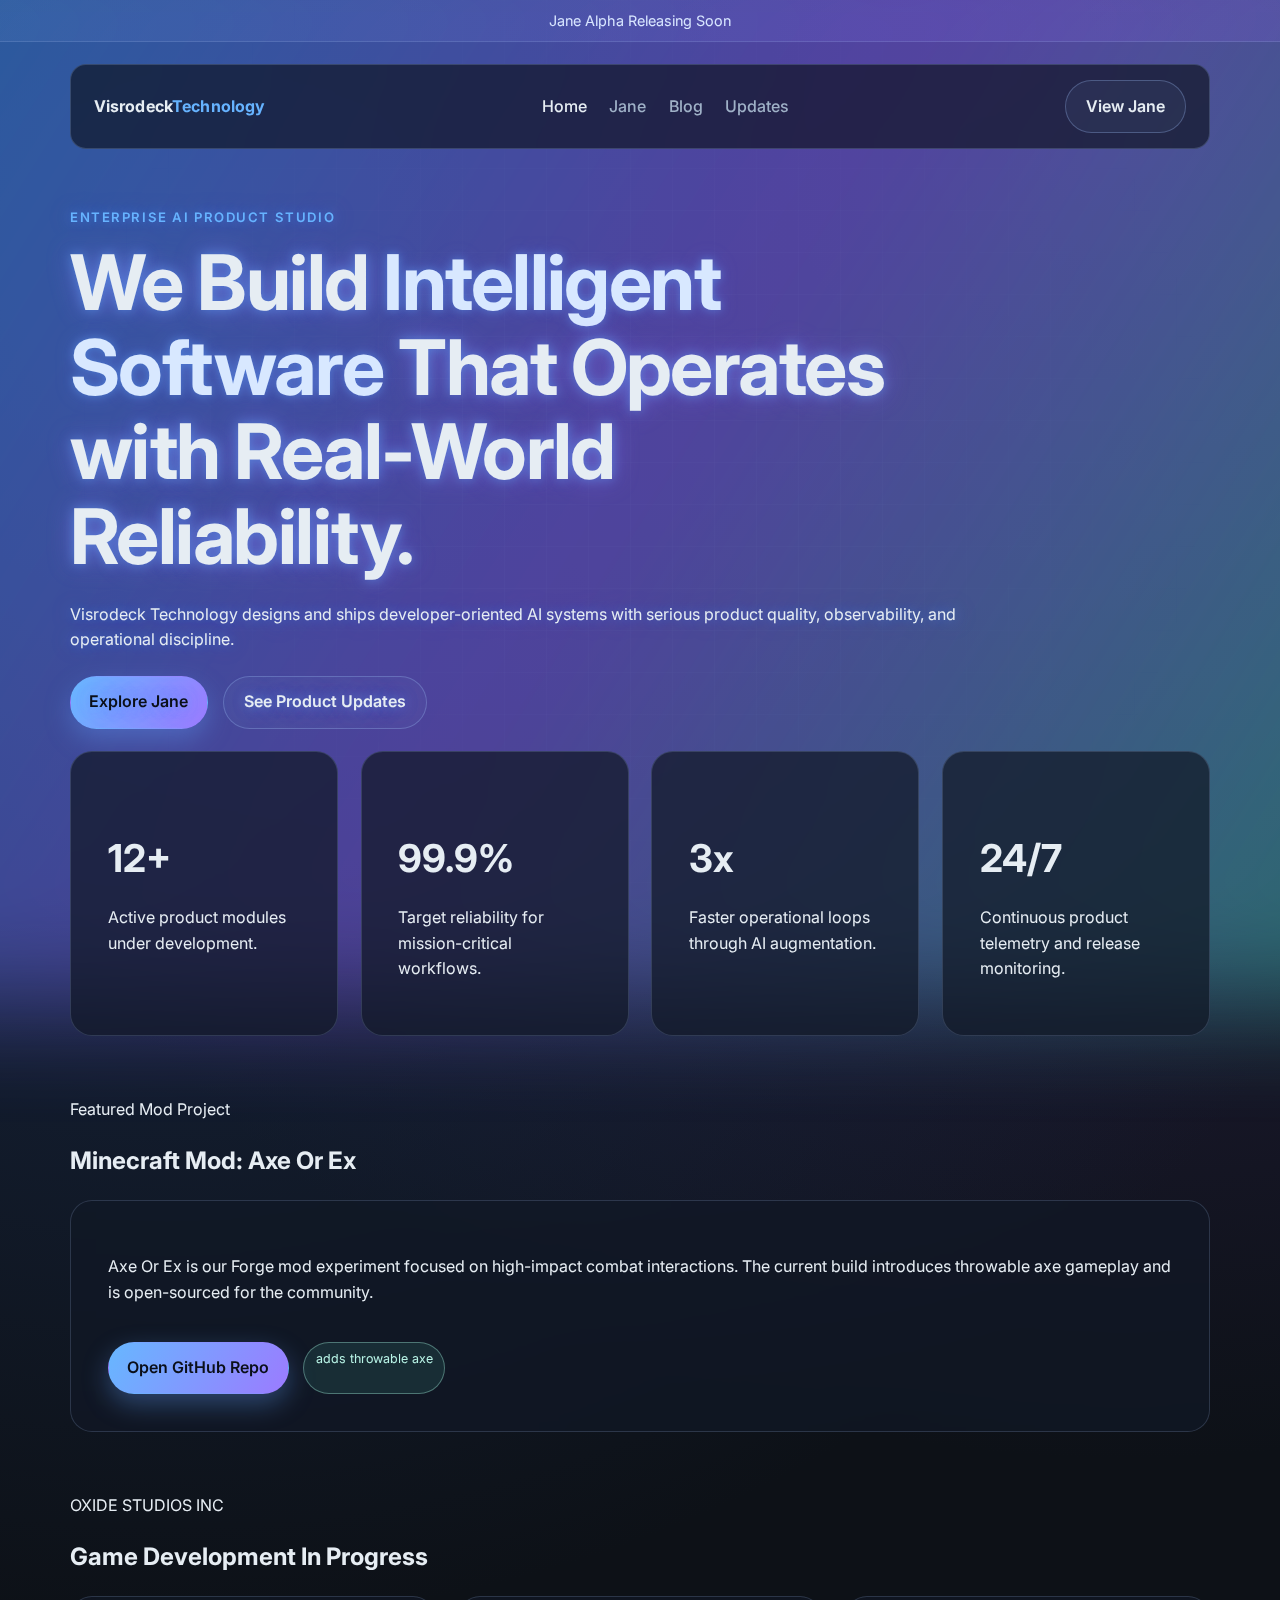
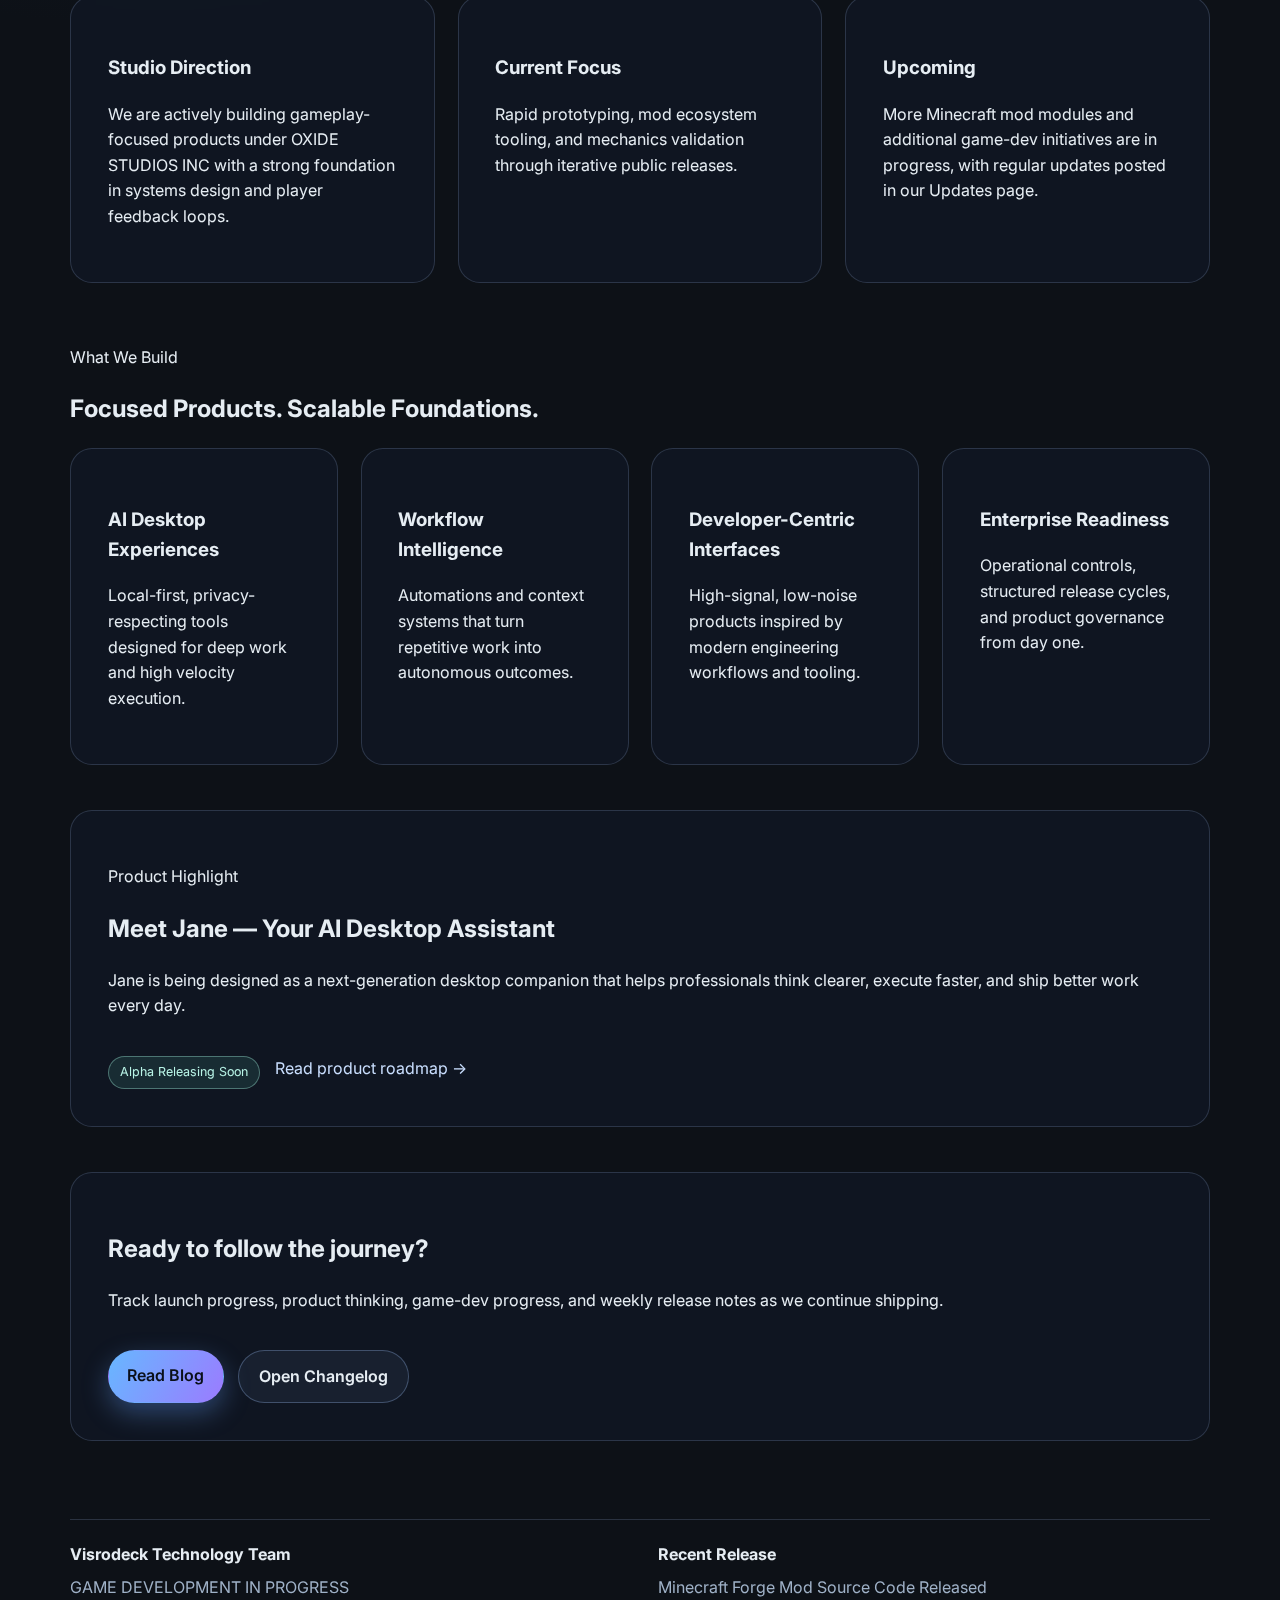
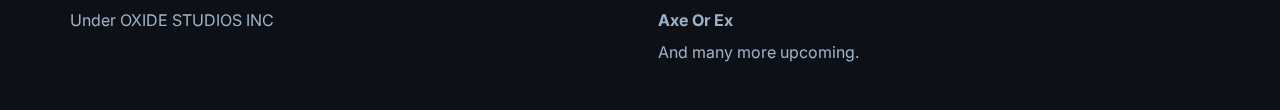
<file: index.html>
<!doctype html>
<html lang="en">
  <head>
    <meta charset="UTF-8" />
    <meta name="viewport" content="width=device-width, initial-scale=1.0" />
    <link rel="icon" type="image/png" href="assets/visrodeckLogo.png" />
    <title>Visrodeck Technology | Intelligent Software Systems</title>
    <link rel="preconnect" href="https://fonts.googleapis.com" />
    <link rel="preconnect" href="https://fonts.gstatic.com" crossorigin />
    <link href="https://fonts.googleapis.com/css2?family=Inter:wght@400;500;600;700;800&display=swap" rel="stylesheet" />
    <link rel="stylesheet" href="styles.css" />
  </head>
  <body>
    <div class="background-lighting" aria-hidden="true"></div>
    <div class="grid-overlay" aria-hidden="true"></div>

    <div class="announcement">Jane Alpha Releasing Soon</div>

    <header class="navbar">
      <a class="logo" href="index.html">Visrodeck<span>Technology</span></a>
      <nav class="nav-links">
        <a class="active" href="index.html">Home</a>
        <a href="jane.html">Jane</a>
        <a href="blog.html">Blog</a>
        <a href="updates.html">Updates</a>
      </nav>
      <a class="button secondary" href="jane.html">View Jane</a>
    </header>

    <main class="container">
      <section class="hero reveal">
        <p class="eyebrow">Enterprise AI Product Studio</p>
        <h1>We Build <span class="glow">Intelligent Software</span> That Operates with Real-World Reliability.</h1>
        <p class="lead">Visrodeck Technology designs and ships developer-oriented AI systems with serious product quality, observability, and operational discipline.</p>
        <div class="row">
          <a class="button primary" href="jane.html">Explore Jane</a>
          <a class="button secondary" href="updates.html">See Product Updates</a>
        </div>
      </section>

      <section class="section reveal">
        <div class="grid four">
          <article class="card"><p class="stat">12+</p><p>Active product modules under development.</p></article>
          <article class="card"><p class="stat">99.9%</p><p>Target reliability for mission-critical workflows.</p></article>
          <article class="card"><p class="stat">3x</p><p>Faster operational loops through AI augmentation.</p></article>
          <article class="card"><p class="stat">24/7</p><p>Continuous product telemetry and release monitoring.</p></article>
        </div>
      </section>

      <section class="section reveal">
        <p class="eyebrow">Featured Mod Project</p>
        <h2>Minecraft Mod: Axe Or Ex</h2>
        <div class="card">
          <p class="section-intro">Axe Or Ex is our Forge mod experiment focused on high-impact combat interactions. The current build introduces throwable axe gameplay and is open-sourced for the community.</p>
          <div class="row">
            <a class="button primary" href="https://github.com/emty-pyie/Axe-Or-Ex" target="_blank" rel="noopener noreferrer">Open GitHub Repo</a>
            <span class="badge">adds throwable axe</span>
          </div>
        </div>
      </section>

      <section class="section reveal">
        <p class="eyebrow">OXIDE STUDIOS INC</p>
        <h2>Game Development In Progress</h2>
        <div class="grid three">
          <article class="card">
            <h3>Studio Direction</h3>
            <p>We are actively building gameplay-focused products under OXIDE STUDIOS INC with a strong foundation in systems design and player feedback loops.</p>
          </article>
          <article class="card">
            <h3>Current Focus</h3>
            <p>Rapid prototyping, mod ecosystem tooling, and mechanics validation through iterative public releases.</p>
          </article>
          <article class="card">
            <h3>Upcoming</h3>
            <p>More Minecraft mod modules and additional game-dev initiatives are in progress, with regular updates posted in our Updates page.</p>
          </article>
        </div>
      </section>

      <section class="section reveal">
        <p class="eyebrow">What We Build</p>
        <h2>Focused Products. Scalable Foundations.</h2>
        <div class="grid four">
          <article class="card">
            <h3>AI Desktop Experiences</h3>
            <p>Local-first, privacy-respecting tools designed for deep work and high velocity execution.</p>
          </article>
          <article class="card">
            <h3>Workflow Intelligence</h3>
            <p>Automations and context systems that turn repetitive work into autonomous outcomes.</p>
          </article>
          <article class="card">
            <h3>Developer-Centric Interfaces</h3>
            <p>High-signal, low-noise products inspired by modern engineering workflows and tooling.</p>
          </article>
          <article class="card">
            <h3>Enterprise Readiness</h3>
            <p>Operational controls, structured release cycles, and product governance from day one.</p>
          </article>
        </div>
      </section>

      <section class="section reveal">
        <div class="card">
          <p class="eyebrow">Product Highlight</p>
          <h2>Meet Jane — Your AI Desktop Assistant</h2>
          <p class="section-intro">Jane is being designed as a next-generation desktop companion that helps professionals think clearer, execute faster, and ship better work every day.</p>
          <div class="row">
            <span class="badge">Alpha Releasing Soon</span>
            <a class="inline-link" href="jane.html">Read product roadmap →</a>
          </div>
        </div>
      </section>

      <section class="section reveal">
        <div class="card">
          <h2>Ready to follow the journey?</h2>
          <p class="section-intro">Track launch progress, product thinking, game-dev progress, and weekly release notes as we continue shipping.</p>
          <div class="row">
            <a class="button primary" href="blog.html">Read Blog</a>
            <a class="button secondary" href="updates.html">Open Changelog</a>
          </div>
        </div>
      </section>
    </main>

    <footer class="footer reveal">
      <div class="footer-grid">
        <div>
          <p class="footer-title">Visrodeck Technology Team</p>
          <p>GAME DEVELOPMENT IN PROGRESS</p>
          <p>Under OXIDE STUDIOS INC</p>
        </div>
        <div>
          <p class="footer-title">Recent Release</p>
          <p>Minecraft Forge Mod Source Code Released</p>
          <p><strong>Axe Or Ex</strong> </p>
          <p>And many more upcoming.</p>
        </div>
      </div>
    </footer>

    <script src="script.js"></script>
  </body>
</html>
</file>
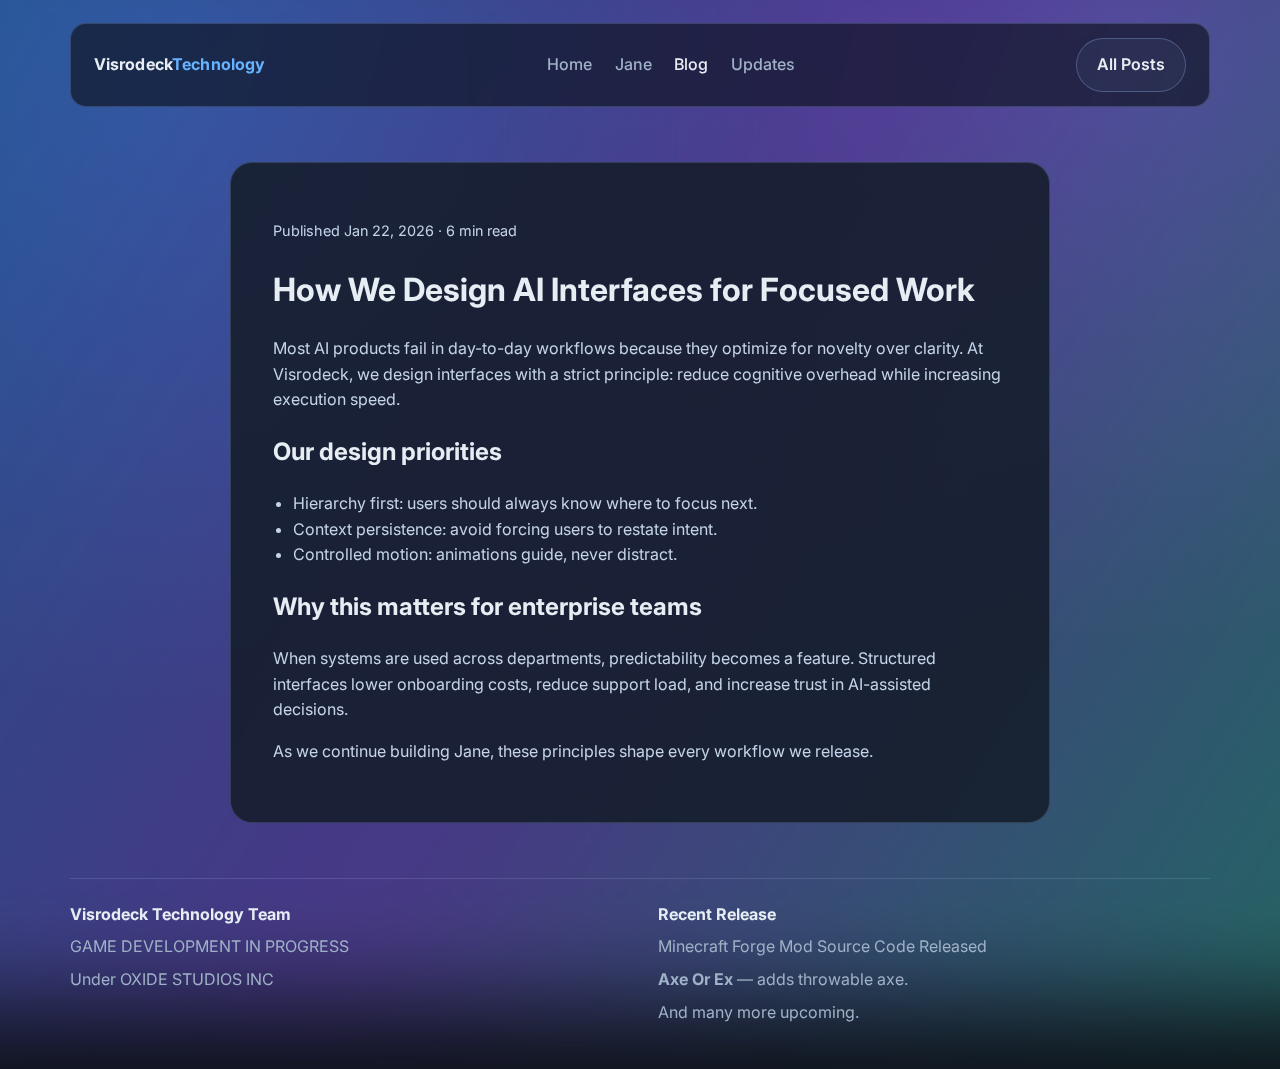
<file: blog-post.html>
<!doctype html>
<html lang="en">
  <head>
    <meta charset="UTF-8" />
    <meta name="viewport" content="width=device-width, initial-scale=1.0" />
    <link rel="icon" type="image/png" href="assets/visrodeckLogo.png" />
    <title>How We Design AI Interfaces for Focused Work | Visrodeck Blog</title>
    <link rel="preconnect" href="https://fonts.googleapis.com" />
    <link rel="preconnect" href="https://fonts.gstatic.com" crossorigin />
    <link href="https://fonts.googleapis.com/css2?family=Inter:wght@400;500;600;700;800&display=swap" rel="stylesheet" />
    <link rel="stylesheet" href="styles.css" />
  </head>
  <body>
    <div class="background-lighting" aria-hidden="true"></div>
    <div class="grid-overlay" aria-hidden="true"></div>

    <header class="navbar">
      <a class="logo" href="index.html">Visrodeck<span>Technology</span></a>
      <nav class="nav-links">
        <a href="index.html">Home</a>
        <a href="jane.html">Jane</a>
        <a class="active" href="blog.html">Blog</a>
        <a href="updates.html">Updates</a>
      </nav>
      <a class="button secondary" href="blog.html">All Posts</a>
    </header>

    <article class="article reveal">
      <p class="meta">Published Jan 22, 2026 · 6 min read</p>
      <h1>How We Design AI Interfaces for Focused Work</h1>
      <p>Most AI products fail in day-to-day workflows because they optimize for novelty over clarity. At Visrodeck, we design interfaces with a strict principle: reduce cognitive overhead while increasing execution speed.</p>

      <h2>Our design priorities</h2>
      <ul>
        <li>Hierarchy first: users should always know where to focus next.</li>
        <li>Context persistence: avoid forcing users to restate intent.</li>
        <li>Controlled motion: animations guide, never distract.</li>
      </ul>

      <h2>Why this matters for enterprise teams</h2>
      <p>When systems are used across departments, predictability becomes a feature. Structured interfaces lower onboarding costs, reduce support load, and increase trust in AI-assisted decisions.</p>

      <p>As we continue building Jane, these principles shape every workflow we release.</p>
    </article>
    <footer class="footer reveal">
      <div class="footer-grid">
        <div>
          <p class="footer-title">Visrodeck Technology Team</p>
          <p>GAME DEVELOPMENT IN PROGRESS</p>
          <p>Under OXIDE STUDIOS INC</p>
        </div>
        <div>
          <p class="footer-title">Recent Release</p>
          <p>Minecraft Forge Mod Source Code Released</p>
          <p><strong>Axe Or Ex</strong> — adds throwable axe.</p>
          <p>And many more upcoming.</p>
        </div>
      </div>
    </footer>

    <script src="script.js"></script>
  </body>
</html>
</file>
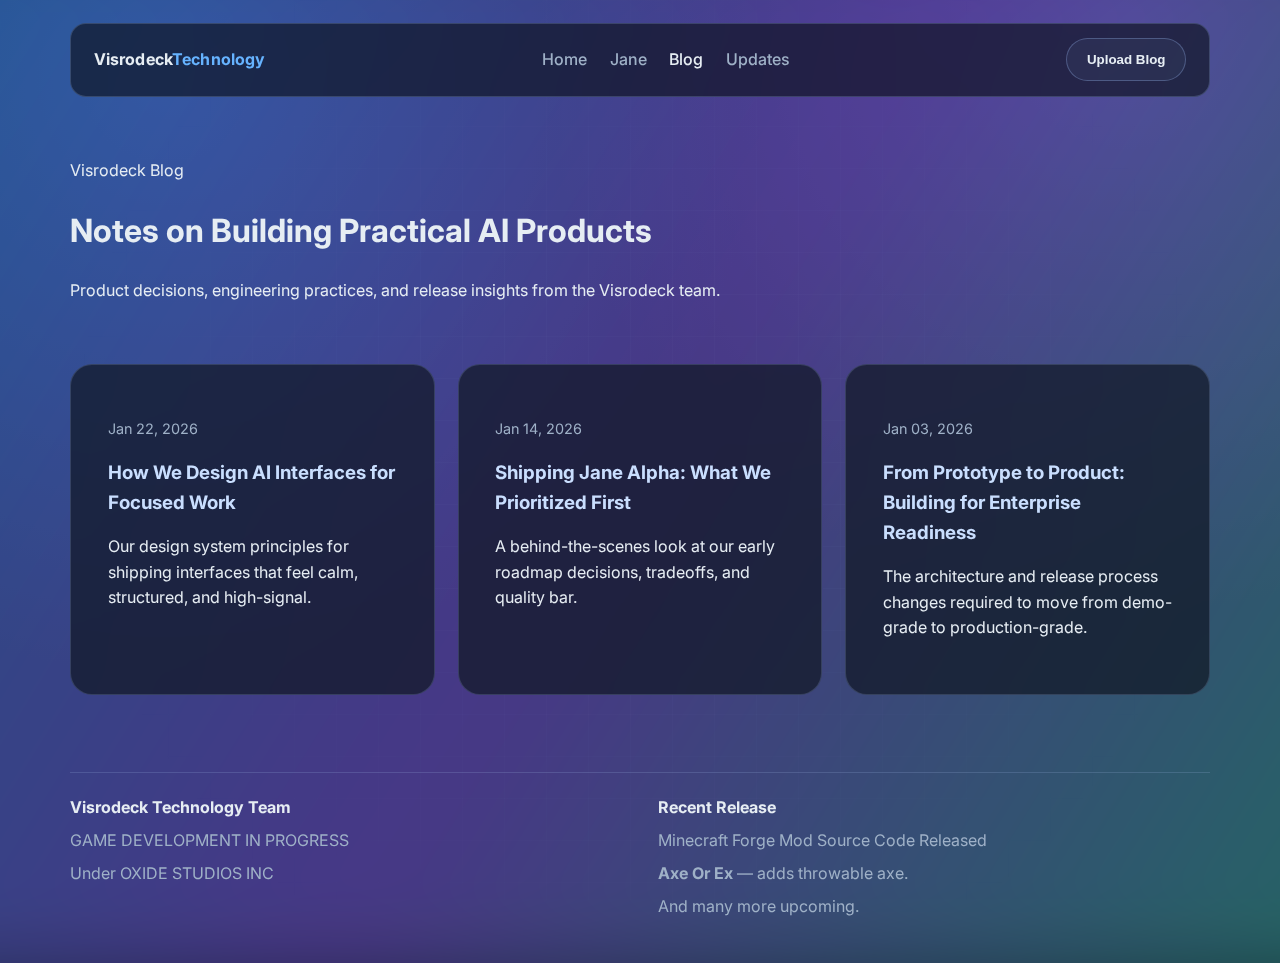
<file: blog.html>
<!doctype html>
<html lang="en">
  <head>
    <meta charset="UTF-8" />
    <meta name="viewport" content="width=device-width, initial-scale=1.0" />
    <link rel="icon" type="image/png" href="assets/visrodeckLogo.png" />
    <title>Blog | Visrodeck Technology</title>
    <link rel="preconnect" href="https://fonts.googleapis.com" />
    <link rel="preconnect" href="https://fonts.gstatic.com" crossorigin />
    <link href="https://fonts.googleapis.com/css2?family=Inter:wght@400;500;600;700;800&display=swap" rel="stylesheet" />
    <link rel="stylesheet" href="styles.css" />
  </head>
  <body>
    <div class="background-lighting" aria-hidden="true"></div>
    <div class="grid-overlay" aria-hidden="true"></div>

    <header class="navbar">
      <a class="logo" href="index.html">Visrodeck<span>Technology</span></a>
      <nav class="nav-links">
        <a href="index.html">Home</a>
        <a href="jane.html">Jane</a>
        <a class="active" href="blog.html">Blog</a>
        <a href="updates.html">Updates</a>
      </nav>
      <button class="button secondary" data-toggle="blog-upload-form" type="button">Upload Blog</button>
    </header>

    <main class="container">
      <section class="section reveal">
        <p class="eyebrow">Visrodeck Blog</p>
        <h1>Notes on Building Practical AI Products</h1>
        <p class="section-intro">Product decisions, engineering practices, and release insights from the Visrodeck team.</p>
      </section>

      <section class="section reveal hidden" id="blog-upload-form">
        <div class="card form-card">
          <h2>Upload Blog Post</h2>
          <p class="section-intro">Fill in the fields and click publish. Posts are saved in your browser for now (local storage).</p>
          <form id="blog-form" class="form-grid">
            <label>Title<input required name="title" placeholder="Post title" /></label>
            <label>Date<input required type="date" name="date" /></label>
            <label>Excerpt<textarea required name="excerpt" rows="3" placeholder="Short summary"></textarea></label>
            <label>Body (optional)<textarea name="body" rows="5" placeholder="Article content for future use"></textarea></label>
            <button class="button primary" type="submit">Publish Post</button>
          </form>
        </div>
      </section>

      <section class="section reveal">
        <div class="grid three" id="blog-list">
          <article class="card post-card">
            <p class="blog-meta">Jan 22, 2026</p>
            <h3><a href="blog-post.html">How We Design AI Interfaces for Focused Work</a></h3>
            <p>Our design system principles for shipping interfaces that feel calm, structured, and high-signal.</p>
          </article>
          <article class="card post-card">
            <p class="blog-meta">Jan 14, 2026</p>
            <h3><a href="blog-post.html">Shipping Jane Alpha: What We Prioritized First</a></h3>
            <p>A behind-the-scenes look at our early roadmap decisions, tradeoffs, and quality bar.</p>
          </article>
          <article class="card post-card">
            <p class="blog-meta">Jan 03, 2026</p>
            <h3><a href="blog-post.html">From Prototype to Product: Building for Enterprise Readiness</a></h3>
            <p>The architecture and release process changes required to move from demo-grade to production-grade.</p>
          </article>
        </div>
      </section>
    </main>
    <footer class="footer reveal">
      <div class="footer-grid">
        <div>
          <p class="footer-title">Visrodeck Technology Team</p>
          <p>GAME DEVELOPMENT IN PROGRESS</p>
          <p>Under OXIDE STUDIOS INC</p>
        </div>
        <div>
          <p class="footer-title">Recent Release</p>
          <p>Minecraft Forge Mod Source Code Released</p>
          <p><strong>Axe Or Ex</strong> — adds throwable axe.</p>
          <p>And many more upcoming.</p>
        </div>
      </div>
    </footer>

    <script src="script.js"></script>
  </body>
</html>
</file>
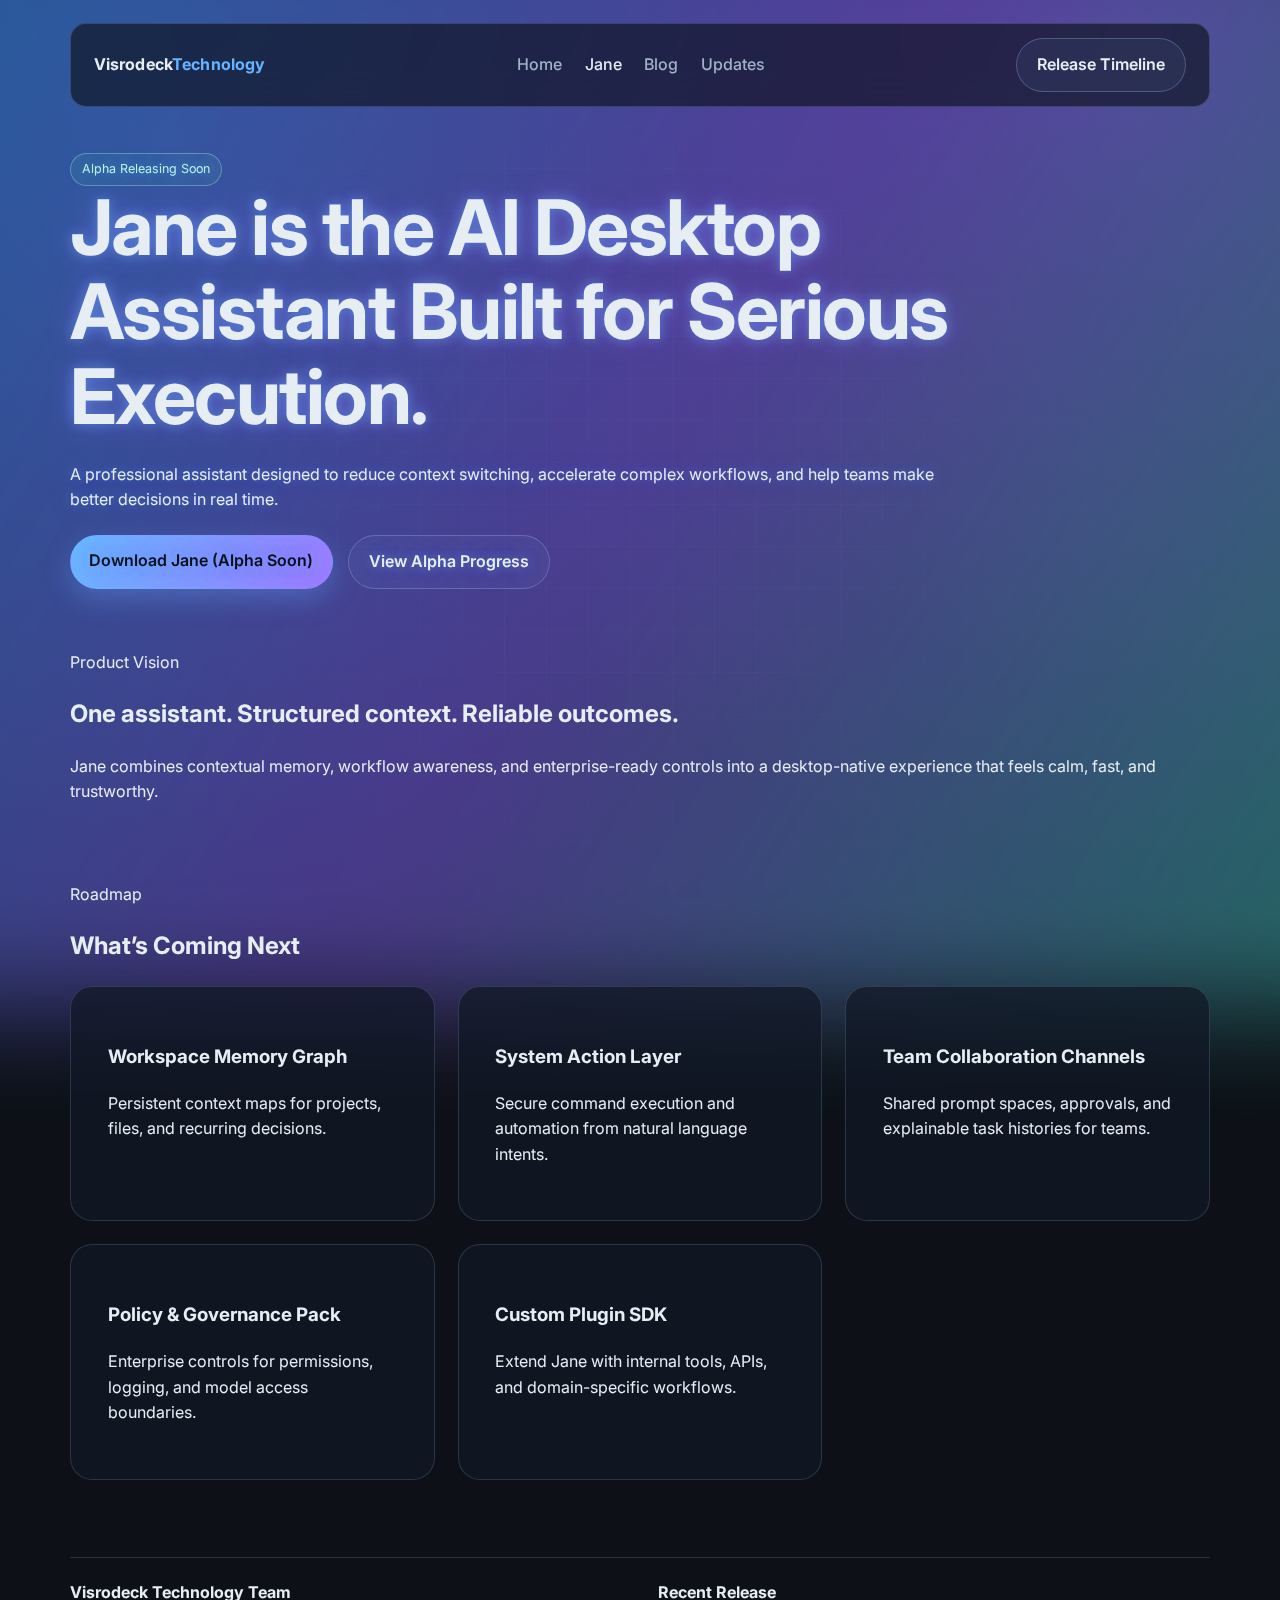
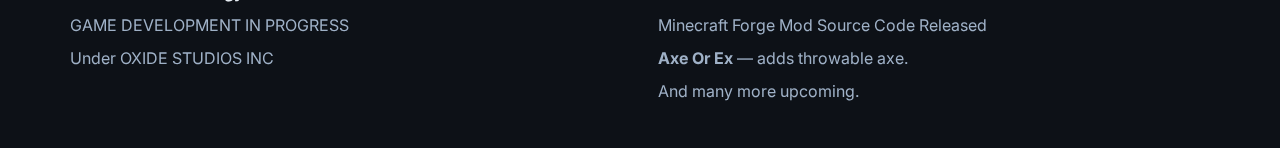
<file: jane.html>
<!doctype html>
<html lang="en">
  <head>
    <meta charset="UTF-8" />
    <meta name="viewport" content="width=device-width, initial-scale=1.0" />
    <link rel="icon" type="image/png" href="assets/visrodeckLogo.png" />
    <title>Jane | Visrodeck Technology</title>
    <link rel="preconnect" href="https://fonts.googleapis.com" />
    <link rel="preconnect" href="https://fonts.gstatic.com" crossorigin />
    <link href="https://fonts.googleapis.com/css2?family=Inter:wght@400;500;600;700;800&display=swap" rel="stylesheet" />
    <link rel="stylesheet" href="styles.css" />
  </head>
  <body>
    <div class="background-lighting" aria-hidden="true"></div>
    <div class="grid-overlay" aria-hidden="true"></div>

    <header class="navbar">
      <a class="logo" href="index.html">Visrodeck<span>Technology</span></a>
      <nav class="nav-links">
        <a href="index.html">Home</a>
        <a class="active" href="jane.html">Jane</a>
        <a href="blog.html">Blog</a>
        <a href="updates.html">Updates</a>
      </nav>
      <a class="button secondary" href="updates.html">Release Timeline</a>
    </header>

    <main class="container">
      <section class="hero section reveal">
        <span class="badge">Alpha Releasing Soon</span>
        <h1>Jane is the AI Desktop Assistant Built for Serious Execution.</h1>
        <p class="lead">A professional assistant designed to reduce context switching, accelerate complex workflows, and help teams make better decisions in real time.</p>
        <div class="row">
          <a class="button primary" href="#" id="download-jane">Download Jane (Alpha Soon)</a>
          <a class="button secondary" href="updates.html">View Alpha Progress</a>
        </div>
      </section>

      <section class="section reveal">
        <p class="eyebrow">Product Vision</p>
        <h2>One assistant. Structured context. Reliable outcomes.</h2>
        <p class="section-intro">Jane combines contextual memory, workflow awareness, and enterprise-ready controls into a desktop-native experience that feels calm, fast, and trustworthy.</p>
      </section>

      <section class="section reveal">
        <p class="eyebrow">Roadmap</p>
        <h2>What’s Coming Next</h2>
        <div class="grid three">
          <article class="card">
            <h3>Workspace Memory Graph</h3>
            <p>Persistent context maps for projects, files, and recurring decisions.</p>
          </article>
          <article class="card">
            <h3>System Action Layer</h3>
            <p>Secure command execution and automation from natural language intents.</p>
          </article>
          <article class="card">
            <h3>Team Collaboration Channels</h3>
            <p>Shared prompt spaces, approvals, and explainable task histories for teams.</p>
          </article>
          <article class="card">
            <h3>Policy & Governance Pack</h3>
            <p>Enterprise controls for permissions, logging, and model access boundaries.</p>
          </article>
          <article class="card">
            <h3>Custom Plugin SDK</h3>
            <p>Extend Jane with internal tools, APIs, and domain-specific workflows.</p>
          </article>
        </div>
      </section>
    </main>
    <footer class="footer reveal">
      <div class="footer-grid">
        <div>
          <p class="footer-title">Visrodeck Technology Team</p>
          <p>GAME DEVELOPMENT IN PROGRESS</p>
          <p>Under OXIDE STUDIOS INC</p>
        </div>
        <div>
          <p class="footer-title">Recent Release</p>
          <p>Minecraft Forge Mod Source Code Released</p>
          <p><strong>Axe Or Ex</strong> — adds throwable axe.</p>
          <p>And many more upcoming.</p>
        </div>
      </div>
    </footer>

    <script src="script.js"></script>
  </body>
</html>
</file>
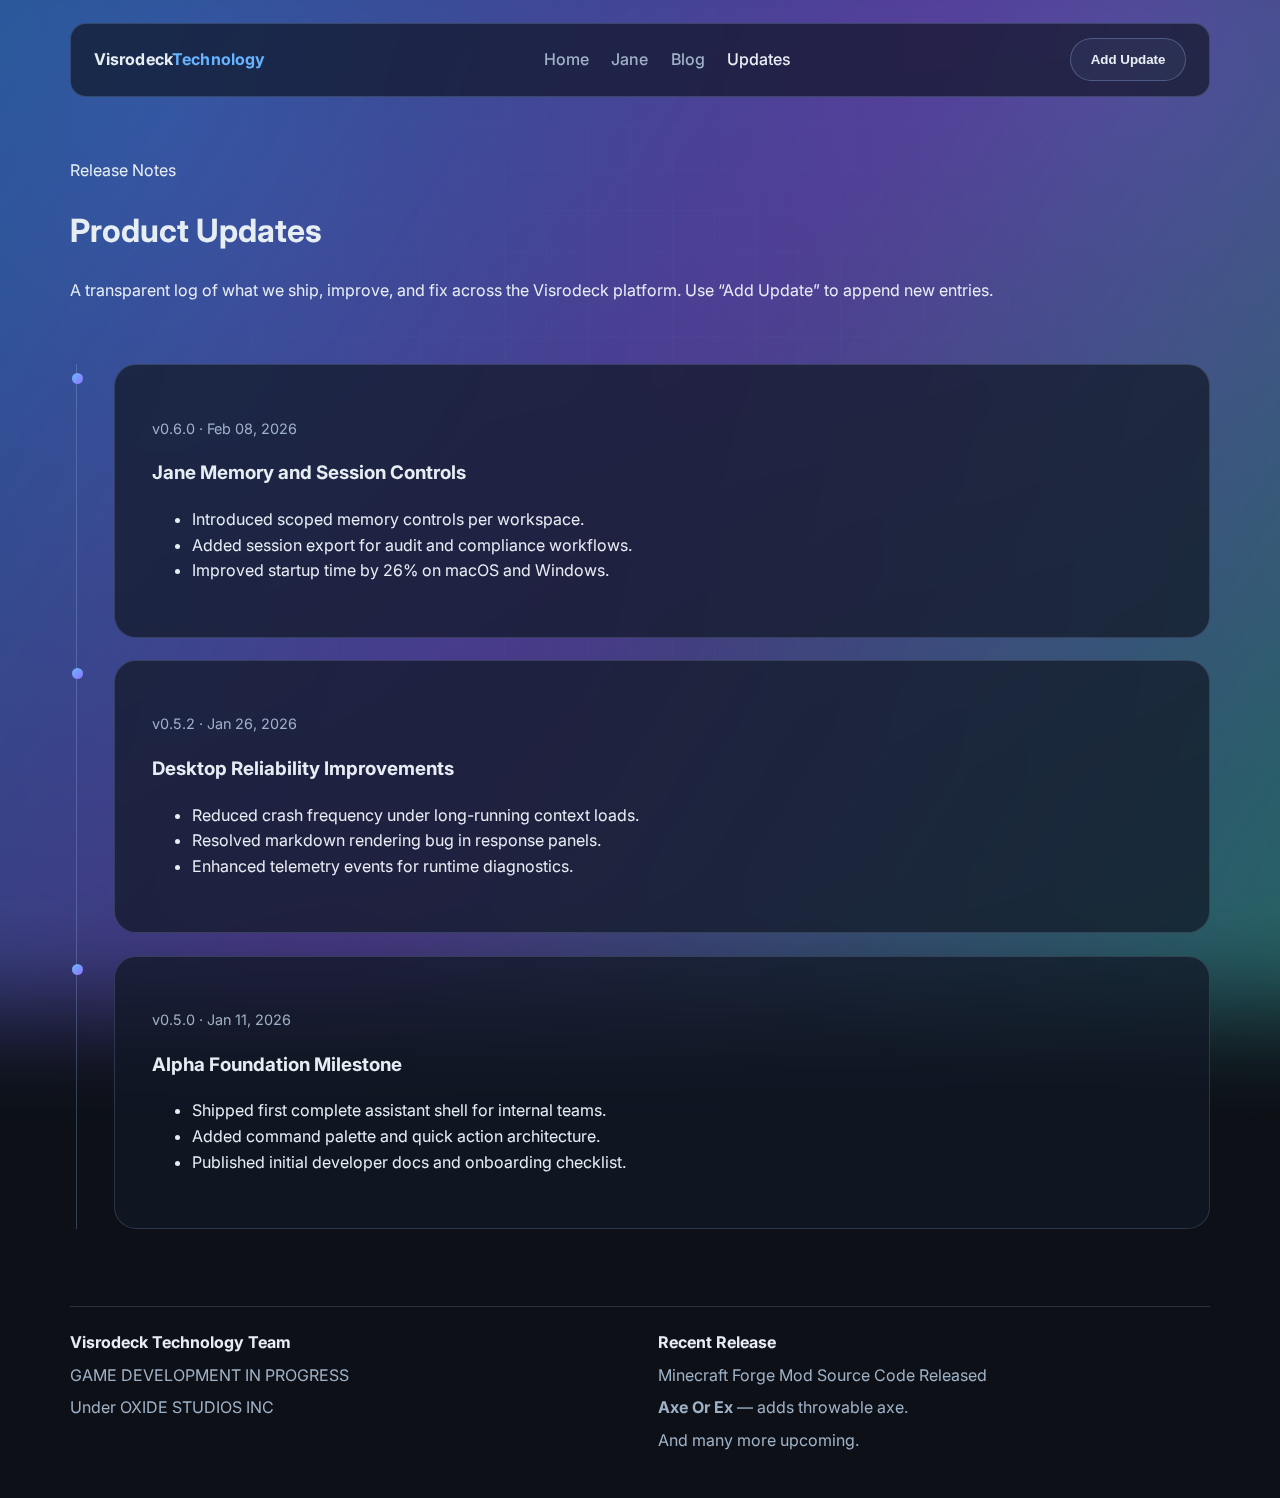
<file: updates.html>
<!doctype html>
<html lang="en">
  <head>
    <meta charset="UTF-8" />
    <meta name="viewport" content="width=device-width, initial-scale=1.0" />
    <link rel="icon" type="image/png" href="assets/visrodeckLogo.png" />
    <title>Updates | Visrodeck Technology</title>
    <link rel="preconnect" href="https://fonts.googleapis.com" />
    <link rel="preconnect" href="https://fonts.gstatic.com" crossorigin />
    <link href="https://fonts.googleapis.com/css2?family=Inter:wght@400;500;600;700;800&display=swap" rel="stylesheet" />
    <link rel="stylesheet" href="styles.css" />
  </head>
  <body>
    <div class="background-lighting" aria-hidden="true"></div>
    <div class="grid-overlay" aria-hidden="true"></div>

    <header class="navbar">
      <a class="logo" href="index.html">Visrodeck<span>Technology</span></a>
      <nav class="nav-links">
        <a href="index.html">Home</a>
        <a href="jane.html">Jane</a>
        <a href="blog.html">Blog</a>
        <a class="active" href="updates.html">Updates</a>
      </nav>
      <button class="button secondary" data-toggle="update-form-wrap" type="button">Add Update</button>
    </header>

    <main class="container">
      <section class="section reveal">
        <p class="eyebrow">Release Notes</p>
        <h1>Product Updates</h1>
        <p class="section-intro">A transparent log of what we ship, improve, and fix across the Visrodeck platform. Use “Add Update” to append new entries.</p>
      </section>

      <section class="section reveal hidden" id="update-form-wrap">
        <div class="card form-card">
          <h2>Add Update Details</h2>
          <form id="update-form" class="form-grid">
            <label>Version title<input required name="version" placeholder="v0.7.0 · Jane Collaboration" /></label>
            <label>Date<input required type="date" name="date" /></label>
            <label>Changes (one bullet per line)
              <textarea required name="changes" rows="6" placeholder="Added shared workspace channels&#10;Improved startup performance"></textarea>
            </label>
            <button class="button primary" type="submit">Publish Update</button>
          </form>
        </div>
      </section>

      <section class="section reveal">
        <div class="timeline" id="updates-list">
          <article class="card release">
            <p class="meta">v0.6.0 · Feb 08, 2026</p>
            <h3>Jane Memory and Session Controls</h3>
            <ul>
              <li>Introduced scoped memory controls per workspace.</li>
              <li>Added session export for audit and compliance workflows.</li>
              <li>Improved startup time by 26% on macOS and Windows.</li>
            </ul>
          </article>

          <article class="card release">
            <p class="meta">v0.5.2 · Jan 26, 2026</p>
            <h3>Desktop Reliability Improvements</h3>
            <ul>
              <li>Reduced crash frequency under long-running context loads.</li>
              <li>Resolved markdown rendering bug in response panels.</li>
              <li>Enhanced telemetry events for runtime diagnostics.</li>
            </ul>
          </article>

          <article class="card release">
            <p class="meta">v0.5.0 · Jan 11, 2026</p>
            <h3>Alpha Foundation Milestone</h3>
            <ul>
              <li>Shipped first complete assistant shell for internal teams.</li>
              <li>Added command palette and quick action architecture.</li>
              <li>Published initial developer docs and onboarding checklist.</li>
            </ul>
          </article>
        </div>
      </section>
    </main>
    <footer class="footer reveal">
      <div class="footer-grid">
        <div>
          <p class="footer-title">Visrodeck Technology Team</p>
          <p>GAME DEVELOPMENT IN PROGRESS</p>
          <p>Under OXIDE STUDIOS INC</p>
        </div>
        <div>
          <p class="footer-title">Recent Release</p>
          <p>Minecraft Forge Mod Source Code Released</p>
          <p><strong>Axe Or Ex</strong> — adds throwable axe.</p>
          <p>And many more upcoming.</p>
        </div>
      </div>
    </footer>

    <script src="script.js"></script>
  </body>
</html>
</file>
<file: styles.css>
:root {
  --bg: #070b12;
  --bg-elev: #0d141f;
  --panel: rgba(13, 20, 32, 0.82);
  --panel-strong: rgba(12, 18, 28, 0.92);
  --text: #e6edf3;
  --muted: #9aaac0;
  --line: rgba(120, 146, 185, 0.28);
  --accent: #58a6ff;
  --accent-2: #7d89ff;
  --bg: #0d1117;
  --bg-elev: #101722;
  --panel: rgba(17, 24, 37, 0.72);
  --panel-strong: rgba(20, 28, 42, 0.88);
  --text: #e6edf3;
  --muted: #9fb1c7;
  --line: rgba(159, 187, 232, 0.2);
  --accent: #66b3ff;
  --accent-2: #9c7bff;
  --success: #4ad5b5;

  --space-1: clamp(0.5rem, 0.45rem + 0.25vw, 0.75rem);
  --space-2: clamp(0.75rem, 0.65rem + 0.35vw, 1rem);
  --space-3: clamp(1rem, 0.85rem + 0.7vw, 1.5rem);
  --space-4: clamp(1.35rem, 1rem + 1.2vw, 2.1rem);
  --space-5: clamp(1.9rem, 1.3rem + 1.9vw, 3.2rem);
  --space-6: clamp(2.6rem, 1.8rem + 3vw, 4.8rem);

  --radius-md: 16px;
  --radius-lg: 20px;
  --space-4: clamp(1.5rem, 1.1rem + 1.5vw, 2.5rem);
  --space-5: clamp(2.2rem, 1.5rem + 2.4vw, 4rem);
  --space-6: clamp(3rem, 2rem + 4vw, 6rem);

  --radius-md: 16px;
  --radius-lg: 22px;
  --container: min(1140px, calc(100% - 2 * var(--space-3)));
}

* { box-sizing: border-box; }
html, body { margin: 0; min-height: 100%; }
body {
  font-family: "Inter", system-ui, -apple-system, sans-serif;
  background: radial-gradient(circle at 12% 8%, rgba(34, 58, 96, 0.35) 0%, transparent 38%),
    radial-gradient(circle at 88% 2%, rgba(52, 67, 123, 0.28) 0%, transparent 38%), var(--bg);
  background: radial-gradient(circle at 13% 8%, #1a2c4e 0%, transparent 42%),
    radial-gradient(circle at 88% 3%, #2f2450 0%, transparent 40%), var(--bg);
  color: var(--text);
  line-height: 1.6;
}

.background-lighting {
  position: fixed;
  inset: -12%;
  z-index: -2;
  opacity: 0.3;
  filter: blur(70px);
  background: linear-gradient(130deg, #1b335e, #23335f, #162231);
  animation: hueShift 18s ease-in-out infinite alternate;
  opacity: 0.48;
  filter: blur(54px);
  background: linear-gradient(122deg, #2f9eff, #8a63ff, #37ceaf);
  animation: hueShift 15s ease-in-out infinite alternate;
}

.grid-overlay {
  position: fixed;
  inset: 0;
  z-index: -1;
  pointer-events: none;
  opacity: 0.12;
  background-image: linear-gradient(rgba(145, 173, 214, 0.14) 1px, transparent 1px),
    linear-gradient(90deg, rgba(145, 173, 214, 0.14) 1px, transparent 1px);
  background-size: 44px 44px;
  mask-image: radial-gradient(circle at center, black 30%, transparent 82%);
  opacity: 0.16;
  background-image: linear-gradient(rgba(175, 201, 247, 0.16) 1px, transparent 1px),
    linear-gradient(90deg, rgba(175, 201, 247, 0.16) 1px, transparent 1px);
  background-size: 42px 42px;
  mask-image: radial-gradient(circle at center, black 30%, transparent 80%);
}

.announcement {
  text-align: center;
  padding: 0.55rem 1rem;
  font-size: 0.9rem;
  color: #d2e3ff;
  border-bottom: 1px solid var(--line);
  background: linear-gradient(90deg, rgba(38, 57, 95, 0.42), rgba(28, 45, 75, 0.42));
  color: #d8e6ff;
  border-bottom: 1px solid var(--line);
  background: linear-gradient(90deg, rgba(92, 132, 201, 0.2), rgba(138, 99, 233, 0.2));
}

.navbar {
  position: sticky;
  top: 0.55rem;
  z-index: 20;
  width: var(--container);
  margin: var(--space-3) auto;
  padding: var(--space-2) var(--space-3);
  border-radius: var(--radius-md);
  border: 1px solid rgba(123, 153, 198, 0.3);
  background: rgba(7, 11, 18, 0.84);
  backdrop-filter: blur(15px);
  border: 1px solid rgba(165, 194, 241, 0.22);
  background: rgba(11, 16, 26, 0.64);
  backdrop-filter: blur(16px);
  display: flex;
  align-items: center;
  justify-content: space-between;
  gap: var(--space-3);
}

.logo {
  text-decoration: none;
  color: var(--text);
  font-weight: 700;
  letter-spacing: 0.01em;
}
.logo span { color: var(--accent); }

.nav-links {
  display: flex;
  flex-wrap: wrap;
  gap: var(--space-3);
}

.nav-links a {
  text-decoration: none;
  color: var(--muted);
  font-weight: 500;
  transition: color 220ms ease;
}
.nav-links a:hover,
.nav-links a.active { color: var(--text); }

.container { width: var(--container); margin: 0 auto; }
.section { padding: var(--space-3) 0; }

.hero {
  max-width: 900px;
  padding-top: var(--space-3);
.section { padding: var(--space-6) 0; }

.hero {
  max-width: 900px;
  padding-top: var(--space-5);
}

.eyebrow {
  color: var(--accent);
  letter-spacing: 0.12em;
  text-transform: uppercase;
  font-size: 0.82rem;
  font-weight: 600;
}

h1, h2, h3 { line-height: 1.1; margin: 0 0 var(--space-3); letter-spacing: -0.02em; }
h1 { font-size: clamp(2.15rem, 5.4vw, 5rem); }
h2 { font-size: clamp(1.45rem, 2.7vw, 2.7rem); }
h3 { font-size: clamp(1.05rem, 1.8vw, 1.4rem); }
h1 { font-size: clamp(2.2rem, 6vw, 5.8rem); }
h2 { font-size: clamp(1.6rem, 3.2vw, 3rem); }
h3 { font-size: clamp(1.1rem, 2vw, 1.5rem); }

.hero p.lead,
.section-intro {
  color: var(--muted);
  font-size: clamp(1rem, 1.35vw, 1.15rem);
  font-size: clamp(1rem, 1.45vw, 1.2rem);
  max-width: 64ch;
}

.glow {
  color: #d8e8ff;
  text-shadow: 0 0 10px rgba(88, 166, 255, 0.45), 0 0 20px rgba(125, 137, 255, 0.3);
}

.row { display: flex; flex-wrap: wrap; gap: var(--space-2); margin-top: var(--space-3); }
  text-shadow: 0 0 12px rgba(89, 172, 255, 0.5), 0 0 26px rgba(156, 123, 255, 0.45);
}

.row { display: flex; flex-wrap: wrap; gap: var(--space-2); margin-top: var(--space-4); }

.button {
  border: 1px solid transparent;
  border-radius: 999px;
  padding: 0.75rem 1.15rem;
  text-decoration: none;
  font-weight: 600;
  color: var(--text);
  background: transparent;
  transition: transform 220ms ease, box-shadow 220ms ease, border-color 220ms ease;
}
.button.primary {
  color: #081018;
  background: linear-gradient(120deg, #6cb6ff, #8994ff);
  box-shadow: 0 8px 20px rgba(64, 118, 190, 0.35);
}
.button.secondary {
  background: rgba(90, 118, 163, 0.12);
  border-color: rgba(128, 162, 214, 0.38);
  padding: 0.8rem 1.25rem;
  text-decoration: none;
  font-weight: 600;
  transition: transform 220ms ease, box-shadow 220ms ease, border-color 220ms ease;
}
.button.primary {
  color: #0a0f19;
  background: linear-gradient(120deg, #67b7ff, #9b7bff);
  box-shadow: 0 10px 26px rgba(99, 160, 255, 0.35);
}
.button.secondary {
  color: var(--text);
  background: rgba(133, 164, 218, 0.08);
  border-color: rgba(152, 183, 235, 0.32);
}
.button:hover { transform: translateY(-2px); }

.grid {
  display: grid;
  gap: var(--space-3);
}
.grid.four { grid-template-columns: repeat(4, minmax(0, 1fr)); }
.grid.three { grid-template-columns: repeat(auto-fit, minmax(260px, 1fr)); }
.grid.three { grid-template-columns: repeat(3, minmax(0, 1fr)); }

.card {
  background: var(--panel);
  border: 1px solid var(--line);
  border-radius: var(--radius-lg);
  padding: var(--space-4);
  backdrop-filter: blur(10px);
  transition: transform 260ms ease, border-color 260ms ease, box-shadow 260ms ease;
}
.card:hover {
  transform: translateY(-4px);
  border-color: rgba(154, 186, 236, 0.5);
  box-shadow: 0 16px 30px rgba(6, 16, 33, 0.45);
  backdrop-filter: blur(12px);
  transition: transform 260ms ease, border-color 260ms ease, box-shadow 260ms ease;
}
.card:hover {
  transform: translateY(-6px);
  border-color: rgba(182, 210, 255, 0.44);
  box-shadow: 0 20px 36px rgba(12, 30, 66, 0.33);
}

.badge {
  display: inline-flex;
  padding: 0.35rem 0.7rem;
  font-size: 0.78rem;
  border-radius: 999px;
  border: 1px solid rgba(157, 231, 212, 0.4);
  color: #b8f4e6;
  background: rgba(76, 186, 165, 0.14);
}

.stat {
  font-size: clamp(1.7rem, 3vw, 2.5rem);
  margin-bottom: 0.3rem;
  font-weight: 700;
}

.blog-meta,
.meta {
  color: var(--muted);
  font-size: 0.9rem;
  margin-bottom: var(--space-2);
}

.post-card { min-height: 260px; }
.post-card h3 { margin-bottom: 0.85rem; }
.post-card a,
.inline-link { color: #c9ddff; text-decoration: none; }
.post-card a,
.inline-link { color: #c9defe; text-decoration: none; }
.post-card a:hover,
.inline-link:hover { text-decoration: underline; }

.article {
  width: min(820px, calc(100% - 2 * var(--space-3)));
  margin: var(--space-4) auto;
  margin: var(--space-5) auto;
  background: var(--panel-strong);
  border: 1px solid var(--line);
  border-radius: var(--radius-lg);
  padding: clamp(1.5rem, 1rem + 2vw, 3rem);
}
.article p,
.article li { color: #c5d4ea; }
.article ul { padding-left: 1.25rem; }

.timeline {
  border-left: 1px solid rgba(148, 175, 224, 0.3);
  margin-left: 0.4rem;
  padding-left: var(--space-4);
  display: grid;
  gap: var(--space-3);
}
.release {
  position: relative;
}
.release::before {
  content: "";
  width: 11px;
  height: 11px;
  border-radius: 50%;
  background: linear-gradient(140deg, #69b8ff, #8f74ff);
  position: absolute;
  left: calc(-1 * var(--space-4) - 6px);
  top: 0.45rem;
}

.footer {
  width: var(--container);
  margin: var(--space-2) auto var(--space-2);
  margin: var(--space-5) auto var(--space-4);
  padding-top: var(--space-3);
  border-top: 1px solid var(--line);
  display: flex;
  justify-content: space-between;
  gap: var(--space-3);
  flex-wrap: wrap;
  color: var(--muted);
}

.reveal {
  opacity: 1;
  transform: none;
  transition: opacity 500ms ease, transform 500ms ease;
}
.reveal.visible { opacity: 1; transform: none; }

@keyframes hueShift {
  from { transform: scale(1.05) translate(-2%, -1%); }
  to { transform: scale(1.12) translate(2%, 2%); }
  opacity: 0;
  transform: translateY(20px);
  transition: opacity 700ms ease, transform 700ms ease;
}
.reveal.visible { opacity: 1; transform: translateY(0); }

@keyframes hueShift {
  from { transform: scale(1.05) translate(-2%, -1%); filter: blur(58px) hue-rotate(0deg); }
  to { transform: scale(1.12) translate(2%, 2%); filter: blur(52px) hue-rotate(24deg); }
}

@media (max-width: 980px) {
  .grid.four { grid-template-columns: repeat(2, minmax(0, 1fr)); }
  .grid.three { grid-template-columns: 1fr; }
}
@media (max-width: 760px) {
  .navbar { margin: var(--space-2) auto; top: 0.35rem; }
  .nav-links { display: none; }
  .grid.four { grid-template-columns: 1fr; }
  .section { padding: var(--space-3) 0; }
  .section { padding: var(--space-5) 0; }
}

.hidden { display: none; }

.form-card {
  max-width: 860px;
}

.form-grid {
  display: grid;
  gap: var(--space-2);
}

.form-grid label {
  display: grid;
  gap: 0.45rem;
  color: var(--muted);
  font-size: 0.95rem;
}

.form-grid input,
.form-grid textarea {
  width: 100%;
  background: rgba(10, 16, 25, 0.95);
  background: rgba(15, 23, 36, 0.85);
  border: 1px solid rgba(145, 174, 221, 0.3);
  border-radius: 10px;
  color: var(--text);
  padding: 0.7rem 0.8rem;
  font: inherit;
}

.form-grid input:focus,
.form-grid textarea:focus {
  outline: none;
  border-color: rgba(139, 185, 255, 0.6);
  box-shadow: 0 0 0 3px rgba(110, 164, 245, 0.18);
}

.footer-grid {
  display: grid;
  grid-template-columns: repeat(2, minmax(0, 1fr));
  gap: var(--space-4);
  width: 100%;
}

.footer-title {
  color: var(--text);
  font-weight: 700;
  margin-bottom: 0.45rem;
}

.footer-grid p {
  margin: 0 0 0.45rem;
}

@media (max-width: 760px) {
  .footer-grid {
    grid-template-columns: 1fr;
    gap: var(--space-3);
  }
}
</file>
